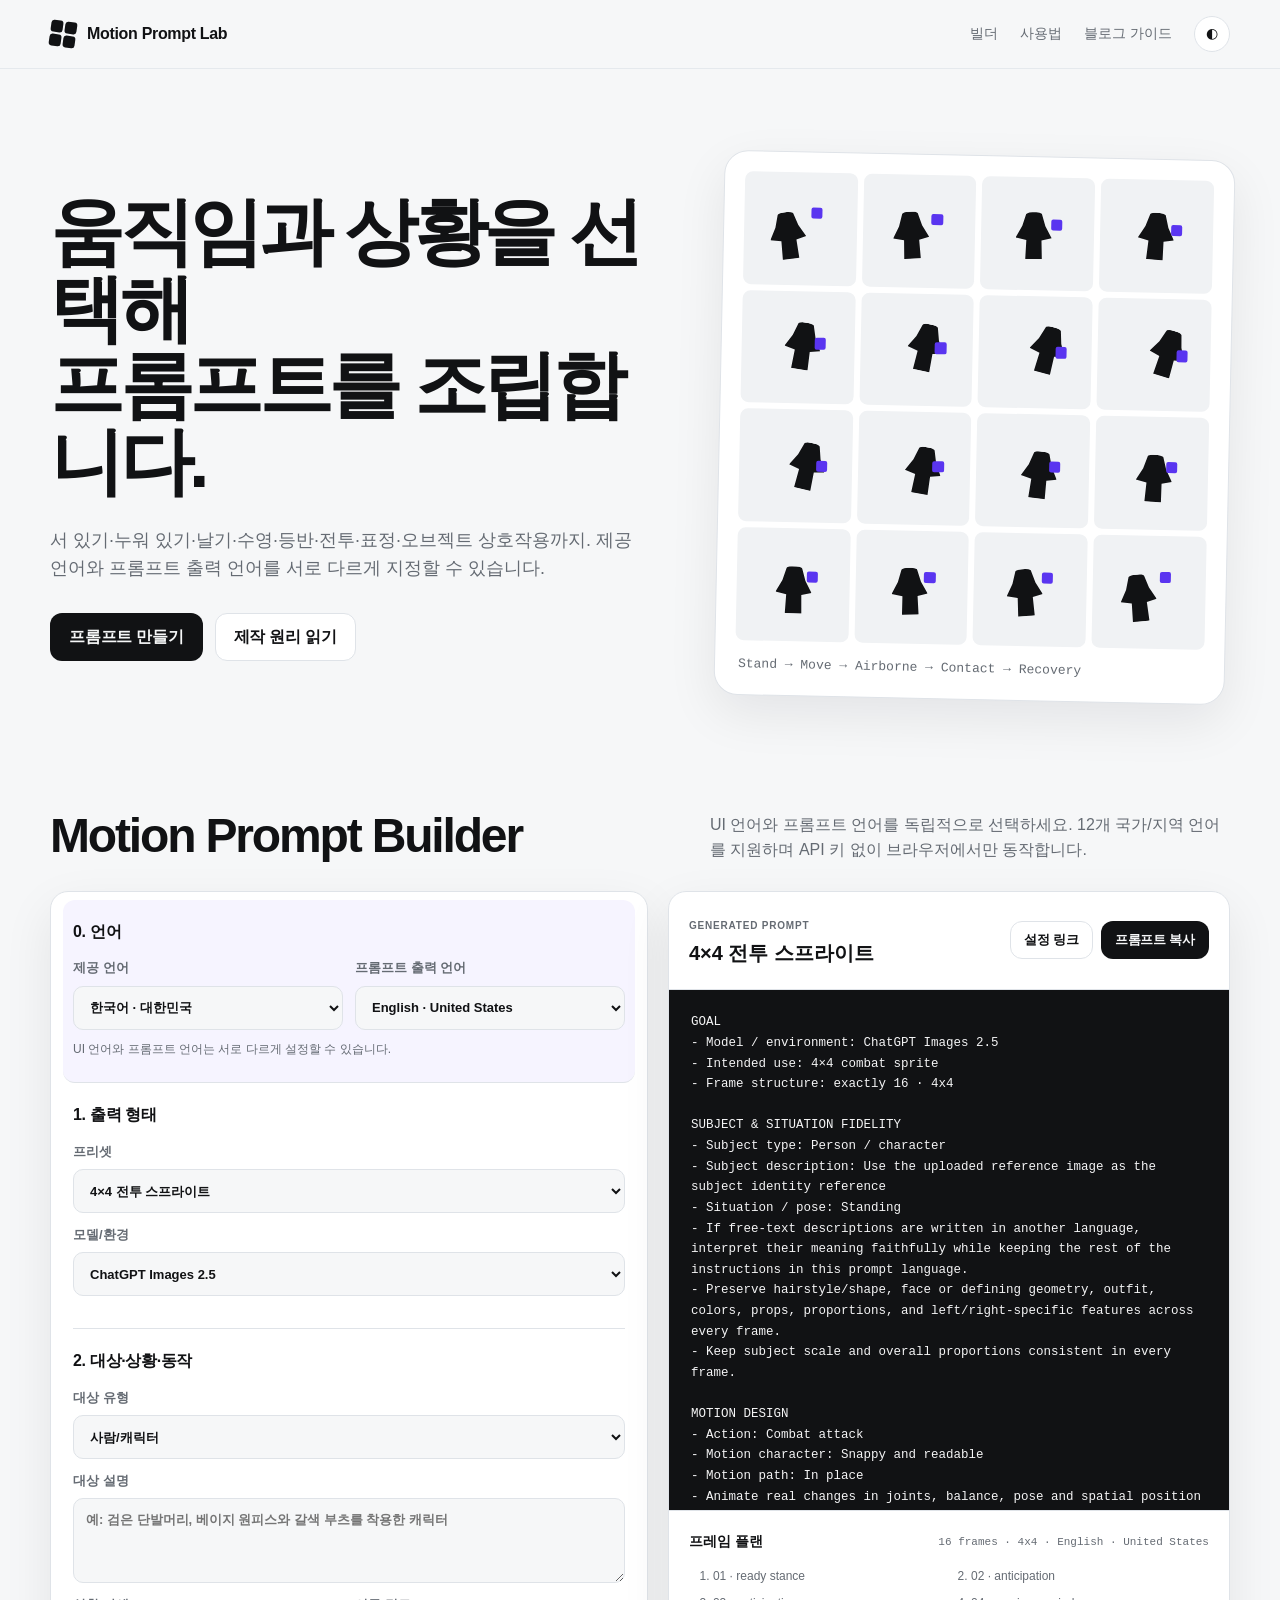
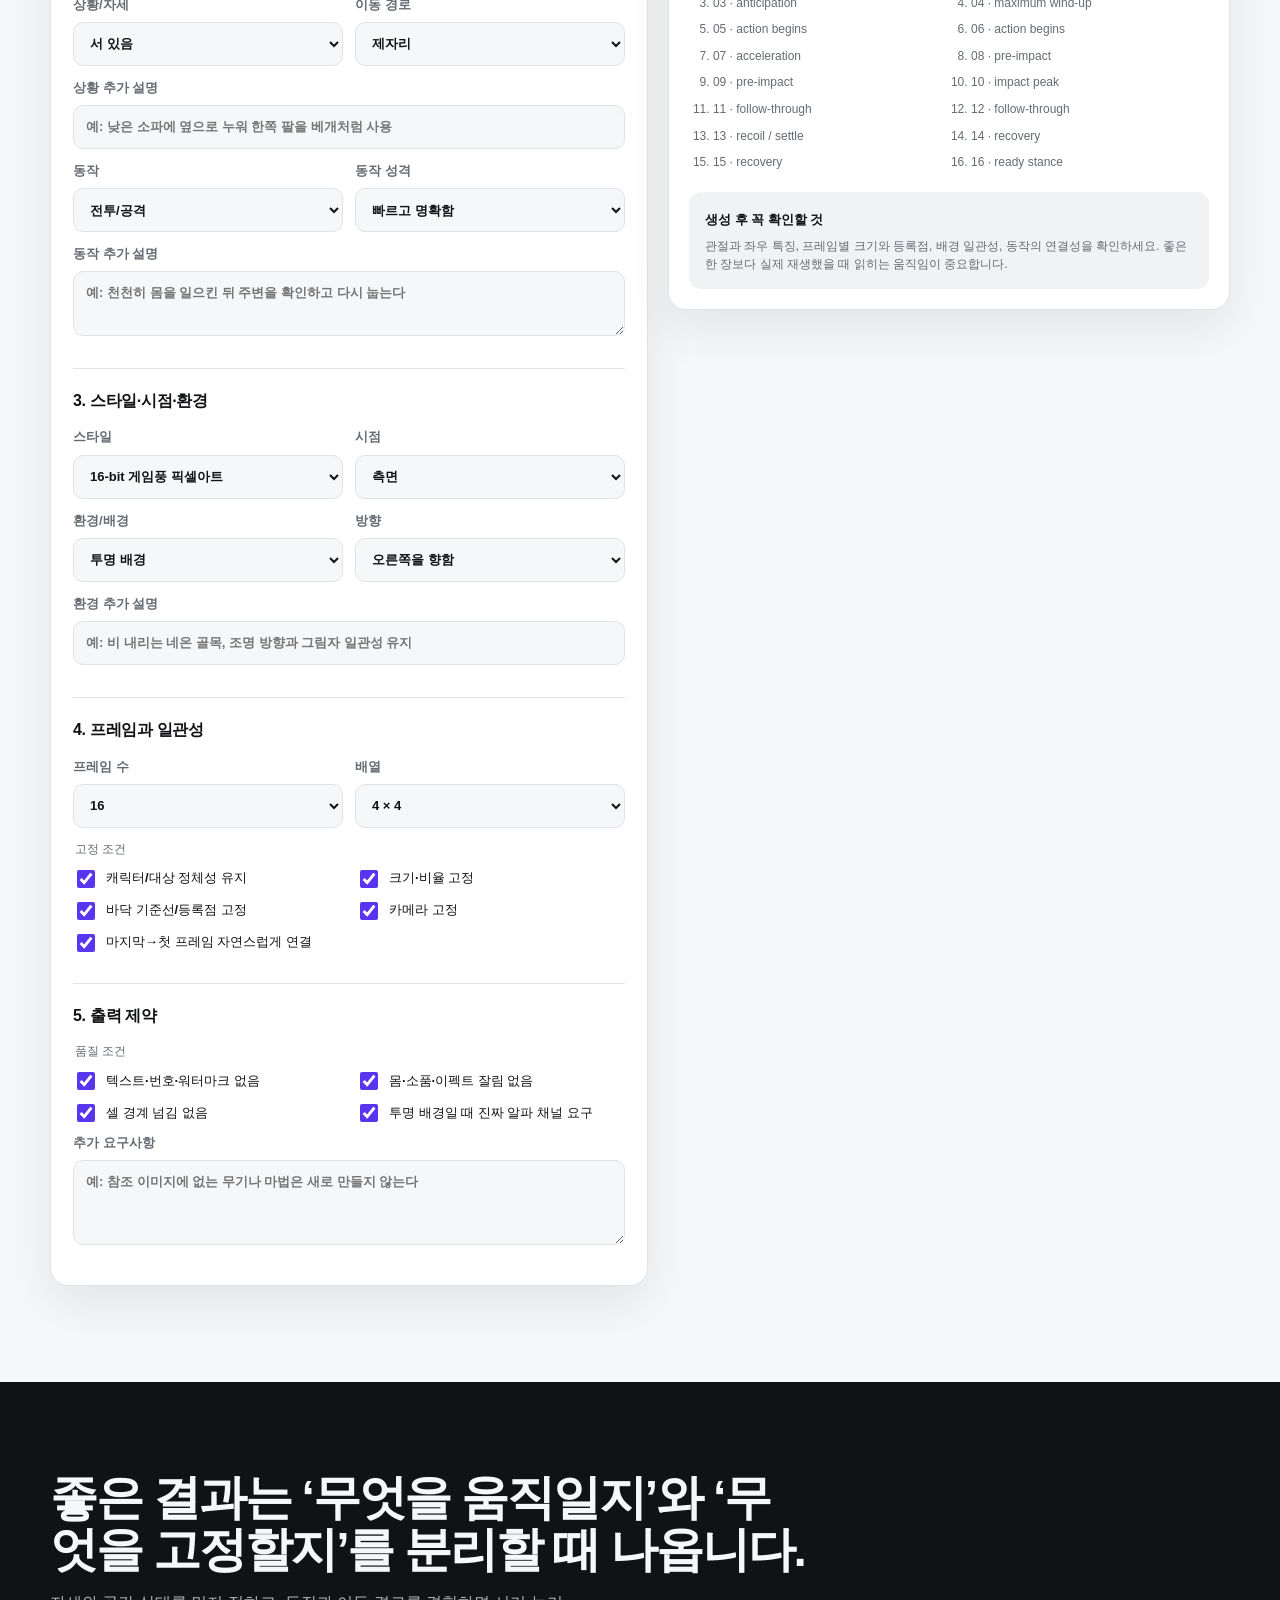
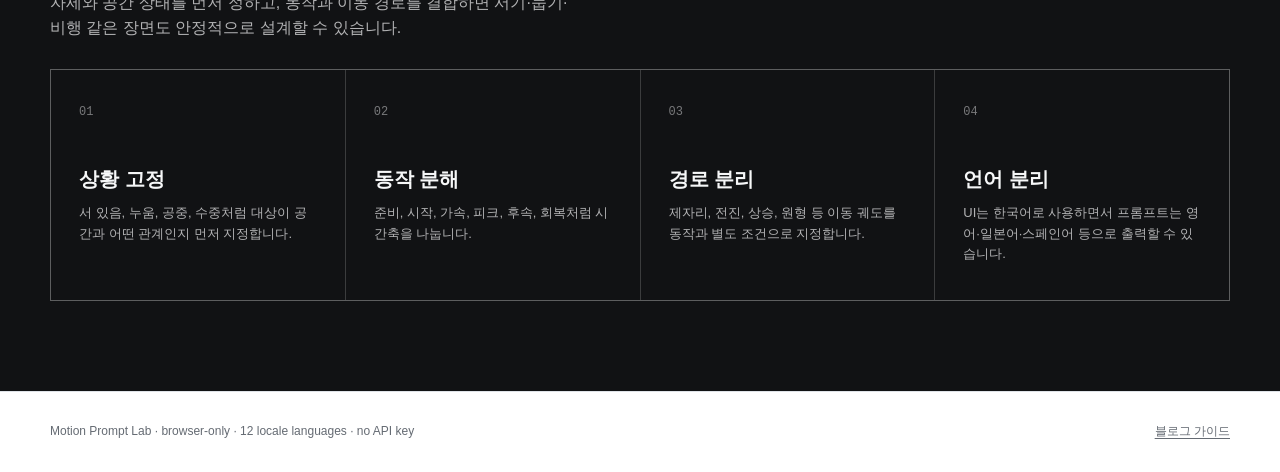
<file: index.html>
<!doctype html>
<html lang="ko-KR">
<head>
  <meta charset="utf-8">
  <meta name="viewport" content="width=device-width,initial-scale=1,viewport-fit=cover">
  <title>Motion Prompt Lab — 다국어 모션 프롬프트 빌더</title>
  <meta name="description" content="서기·눕기·비행·수영·등반·균형·전환·상호작용 등 다양한 상황과 동작을 선택하고, 12개 국가/지역 언어로 이미지 생성용 모션 프롬프트를 만드는 브라우저 도구입니다.">
  <meta name="theme-color" content="#111214">
  <link rel="canonical" href="https://ko9ma7.github.io/motion-prompt/">
  <link rel="icon" href="./favicon.ico" sizes="any">
  <link rel="icon" href="./assets/favicon.svg" type="image/svg+xml">
  <link rel="icon" href="./assets/favicon-32.png" sizes="32x32" type="image/png">
  <link rel="apple-touch-icon" href="./assets/apple-touch-icon.png">
  <link rel="manifest" href="./site.webmanifest">
  <meta property="og:title" content="Motion Prompt Lab — Multilingual Motion Prompt Builder">
  <meta property="og:description" content="Standing, lying, flying, balancing, climbing, interacting and more. Choose UI and prompt languages independently across 12 locales.">
  <meta property="og:type" content="website">
  <meta property="og:url" content="https://ko9ma7.github.io/motion-prompt/">
  <meta property="og:image" content="https://ko9ma7.github.io/motion-prompt/assets/og-image.png">
  <meta property="og:site_name" content="Motion Prompt Lab">
  <meta name="twitter:card" content="summary_large_image">
  <meta name="twitter:title" content="Motion Prompt Lab">
  <meta name="twitter:description" content="Multilingual sprite-sheet and motion prompt builder with independent UI and prompt languages">
  <meta name="twitter:image" content="https://ko9ma7.github.io/motion-prompt/assets/og-image.png">
  <link rel="stylesheet" href="./styles.css">
  <script type="application/ld+json">
  {
    "@context":"https://schema.org",
    "@type":"WebApplication",
    "name":"Motion Prompt Lab",
    "applicationCategory":"DesignApplication",
    "operatingSystem":"Any",
    "description":"Multilingual browser-based builder for sprite sheets, pose sequences and motion prompts."
  }
  </script>
</head>
<body>
  <a class="skip-link" href="#builder" data-i18n="skip">프롬프트 빌더로 이동</a>
  <header class="site-header">
    <div class="wrap header-inner">
      <a class="brand" href="./" aria-label="Motion Prompt Lab">
        <span class="brand-mark" aria-hidden="true"><i></i><i></i><i></i><i></i></span>
        <span>Motion Prompt Lab</span>
      </a>
      <nav class="header-nav" aria-label="Primary navigation">
        <a href="#builder" data-i18n="navBuilder">빌더</a>
        <a href="#how" data-i18n="navHow">사용법</a>
        <a href="./guide.html" data-i18n="navGuide">블로그 가이드</a>
        <button id="themeToggle" class="icon-btn" type="button" aria-label="테마 변경" title="테마 변경">◐</button>
      </nav>
    </div>
  </header>

  <main>
    <section class="hero wrap">
      <div class="hero-copy">
        <h1 data-i18n="heroTitle">움직임과 상황을 선택해
프롬프트를 조립합니다.</h1>
        <p data-i18n="heroDeck">서 있기·누워 있기·날기·수영·등반·전투·표정·오브젝트 상호작용까지. 제공 언어와 프롬프트 출력 언어를 서로 다르게 지정할 수 있습니다.</p>
        <div class="hero-actions">
          <a class="btn primary" href="#builder" data-i18n="heroMake">프롬프트 만들기</a>
          <a class="btn secondary" href="./guide.html" data-i18n="heroGuide">제작 원리 읽기</a>
        </div>
      </div>
      <div class="hero-sequence" aria-label="Motion sequence example">
        <div class="mini-grid" id="heroGrid" aria-hidden="true"></div>
        <p>Stand → Move → Airborne → Contact → Recovery</p>
      </div>
    </section>

    <section id="builder" class="builder-section wrap" aria-labelledby="builder-title">
      <div class="section-heading">
        <h2 id="builder-title" data-i18n="builderTitle">Motion Prompt Builder</h2>
        <p data-i18n="builderDeck">UI 언어와 프롬프트 언어를 독립적으로 선택하세요. 12개 국가/지역 언어를 지원하며 API 키 없이 브라우저에서만 동작합니다.</p>
      </div>

      <div class="builder-layout">
        <form id="promptForm" class="control-panel" autocomplete="off">
          <div class="control-group language-group">
            <h3 data-i18n="languageTitle">0. 언어</h3>
            <div class="two-col">
              <label><span data-i18n="uiLanguage">제공 언어</span>
                <select id="uiLanguage"></select>
              </label>
              <label><span data-i18n="promptLanguage">프롬프트 출력 언어</span>
                <select id="promptLanguage"></select>
              </label>
            </div>
            <p class="control-help" data-i18n="languageHelp">UI 언어와 프롬프트 언어는 서로 다르게 설정할 수 있습니다.</p>
          </div>

          <div class="control-group">
            <h3 data-i18n="outputTitle">1. 출력 형태</h3>
            <label><span data-i18n="preset">프리셋</span>
              <select id="preset"></select>
            </label>
            <label><span data-i18n="model">모델/환경</span>
              <select id="modelTarget">
                <option>ChatGPT Images 2.5</option>
                <option>GPT-Image-2.5 Flare</option>
                <option>GPT-Image-2.5 Sunburst</option>
                <option>Generic image generation model</option>
              </select>
            </label>
          </div>

          <div class="control-group">
            <h3 data-i18n="subjectTitle">2. 대상·상황·동작</h3>
            <label><span data-i18n="subjectType">대상 유형</span>
              <select id="subjectType"></select>
            </label>
            <label><span data-i18n="subjectDesc">대상 설명</span>
              <textarea id="subject" rows="3" data-i18n-placeholder="subjectPH" placeholder="예: 검은 단발머리, 베이지 원피스와 갈색 부츠를 착용한 캐릭터"></textarea>
            </label>
            <div class="two-col">
              <label><span data-i18n="situation">상황/자세</span>
                <select id="situation"></select>
              </label>
              <label><span data-i18n="motionPath">이동 경로</span>
                <select id="motionPath"></select>
              </label>
            </div>
            <label><span data-i18n="situationDetail">상황 추가 설명</span>
              <input id="situationDetail" type="text" data-i18n-placeholder="situationPH" placeholder="예: 낮은 소파에 옆으로 누워 한쪽 팔을 베개처럼 사용">
            </label>
            <div class="two-col">
              <label><span data-i18n="action">동작</span>
                <select id="action"></select>
              </label>
              <label><span data-i18n="motionMood">동작 성격</span>
                <select id="motionMood"></select>
              </label>
            </div>
            <label><span data-i18n="actionDetail">동작 추가 설명</span>
              <textarea id="actionDetail" rows="2" data-i18n-placeholder="actionPH" placeholder="예: 천천히 몸을 일으킨 뒤 주변을 확인하고 다시 눕는다"></textarea>
            </label>
          </div>

          <div class="control-group">
            <h3 data-i18n="visualTitle">3. 스타일·시점·환경</h3>
            <div class="two-col">
              <label><span data-i18n="style">스타일</span>
                <select id="style"></select>
              </label>
              <label><span data-i18n="view">시점</span>
                <select id="view"></select>
              </label>
            </div>
            <div class="two-col">
              <label><span data-i18n="background">환경/배경</span>
                <select id="background"></select>
              </label>
              <label><span data-i18n="direction">방향</span>
                <select id="direction"></select>
              </label>
            </div>
            <label><span data-i18n="environmentDetail">환경 추가 설명</span>
              <input id="environmentDetail" type="text" data-i18n-placeholder="envPH" placeholder="예: 비 내리는 네온 골목, 조명 방향과 그림자 일관성 유지">
            </label>
          </div>

          <div class="control-group">
            <h3 data-i18n="framesTitle">4. 프레임과 일관성</h3>
            <div class="two-col">
              <label><span data-i18n="frameCount">프레임 수</span>
                <select id="frameCount">
                  <option value="4">4</option>
                  <option value="8">8</option>
                  <option value="12">12</option>
                  <option value="16">16</option>
                  <option value="20">20</option>
                  <option value="24">24</option>
                </select>
              </label>
              <label><span data-i18n="grid">배열</span>
                <select id="gridLayout">
                  <option value="2x2">2 × 2</option>
                  <option value="4x2">4 × 2</option>
                  <option value="3x4">3 × 4</option>
                  <option value="4x4">4 × 4</option>
                  <option value="5x4">5 × 4</option>
                  <option value="6x4">6 × 4</option>
                  <option value="strip">Strip</option>
                </select>
              </label>
            </div>
            <fieldset class="checks">
              <legend data-i18n="locks">고정 조건</legend>
              <label><input type="checkbox" id="lockIdentity" checked> <span data-i18n="lockIdentity">캐릭터/대상 정체성 유지</span></label>
              <label><input type="checkbox" id="lockScale" checked> <span data-i18n="lockScale">크기·비율 고정</span></label>
              <label><input type="checkbox" id="lockBaseline" checked> <span data-i18n="lockBaseline">바닥 기준선/등록점 고정</span></label>
              <label><input type="checkbox" id="lockCamera" checked> <span data-i18n="lockCamera">카메라 고정</span></label>
              <label><input type="checkbox" id="seamlessLoop" checked> <span data-i18n="seamlessLoop">마지막→첫 프레임 자연스럽게 연결</span></label>
            </fieldset>
          </div>

          <div class="control-group">
            <h3 data-i18n="constraintsTitle">5. 출력 제약</h3>
            <fieldset class="checks">
              <legend data-i18n="quality">품질 조건</legend>
              <label><input type="checkbox" id="noText" checked> <span data-i18n="noText">텍스트·번호·워터마크 없음</span></label>
              <label><input type="checkbox" id="noCrop" checked> <span data-i18n="noCrop">몸·소품·이펙트 잘림 없음</span></label>
              <label><input type="checkbox" id="noBleed" checked> <span data-i18n="noBleed">셀 경계 넘김 없음</span></label>
              <label><input type="checkbox" id="trueAlpha" checked> <span data-i18n="trueAlpha">투명 배경일 때 진짜 알파 채널 요구</span></label>
            </fieldset>
            <label><span data-i18n="extra">추가 요구사항</span>
              <textarea id="extra" rows="3" data-i18n-placeholder="extraPH" placeholder="예: 참조 이미지에 없는 무기나 마법은 새로 만들지 않는다"></textarea>
            </label>
          </div>
        </form>

        <aside class="output-panel" aria-live="polite">
          <div class="output-topbar">
            <div>
              <span class="eyebrow" data-i18n="generated">Generated prompt</span>
              <h3 id="outputTitle">4×4 Combat Sprite</h3>
            </div>
            <div class="output-actions">
              <button class="btn small secondary" id="shareBtn" type="button" data-i18n="share">설정 링크</button>
              <button class="btn small primary" id="copyBtn" type="button" data-i18n="copy">프롬프트 복사</button>
            </div>
          </div>
          <pre id="promptOutput" tabindex="0"></pre>
          <div class="frame-plan">
            <div class="frame-plan-head">
              <h4 data-i18n="framePlan">프레임 플랜</h4>
              <span id="frameMeta">16 frames · 4×4</span>
            </div>
            <ol id="framePlan"></ol>
          </div>
          <div class="quality-note">
            <strong data-i18n="checkTitle">생성 후 꼭 확인할 것</strong>
            <p data-i18n="checkBody">관절과 좌우 특징, 프레임별 크기와 등록점, 배경 일관성, 동작의 연결성을 확인하세요. 좋은 한 장보다 실제 재생했을 때 읽히는 움직임이 중요합니다.</p>
          </div>
        </aside>
      </div>
    </section>

    <section id="how" class="how-section">
      <div class="wrap">
        <div class="section-heading compact">
          <h2 data-i18n="howTitle">좋은 결과는 ‘무엇을 움직일지’와 ‘무엇을 고정할지’를 분리할 때 나옵니다.</h2>
          <p data-i18n="howDeck">자세와 공간 상태를 먼저 정하고, 동작과 이동 경로를 결합하면 서기·눕기·비행 같은 장면도 안정적으로 설계할 수 있습니다.</p>
        </div>
        <div class="how-grid">
          <article><span>01</span><h3 data-i18n="how1Title">상황 고정</h3><p data-i18n="how1Body">서 있음, 누움, 공중, 수중처럼 대상이 공간과 어떤 관계인지 먼저 지정합니다.</p></article>
          <article><span>02</span><h3 data-i18n="how2Title">동작 분해</h3><p data-i18n="how2Body">준비, 시작, 가속, 피크, 후속, 회복처럼 시간축을 나눕니다.</p></article>
          <article><span>03</span><h3 data-i18n="how3Title">경로 분리</h3><p data-i18n="how3Body">제자리, 전진, 상승, 원형 등 이동 궤도를 동작과 별도 조건으로 지정합니다.</p></article>
          <article><span>04</span><h3 data-i18n="how4Title">언어 분리</h3><p data-i18n="how4Body">UI는 한국어로 사용하면서 프롬프트는 영어·일본어·스페인어 등으로 출력할 수 있습니다.</p></article>
        </div>
      </div>
    </section>
  </main>

  <div id="toast" class="toast" role="status" aria-live="polite"></div>
  <footer class="site-footer">
    <div class="wrap footer-inner">
      <p data-i18n="footer">Motion Prompt Lab · browser-only · 12 locale languages · no API key</p>
      <p><a href="./guide.html" data-i18n="navGuide">블로그 가이드</a></p>
    </div>
  </footer>
  <script type="module" src="./app.js"></script>
</body>
</html>
</file>
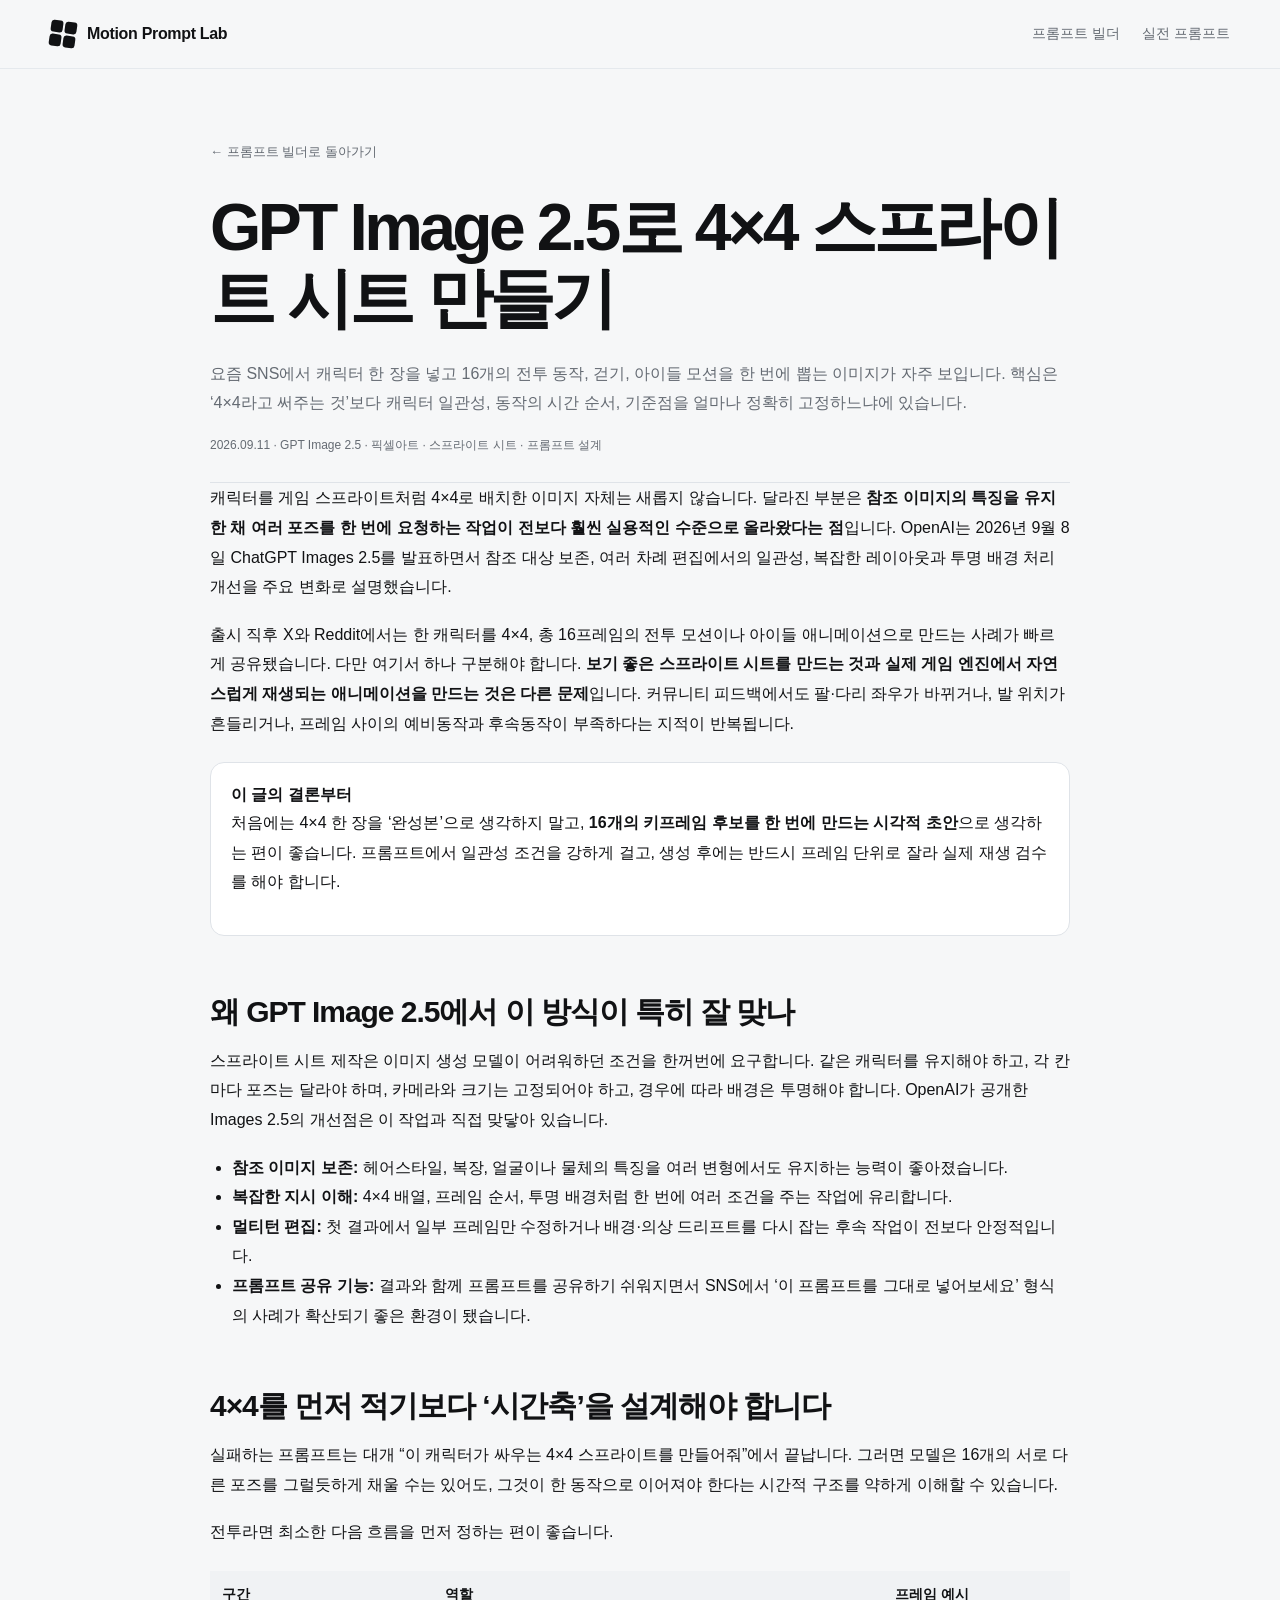
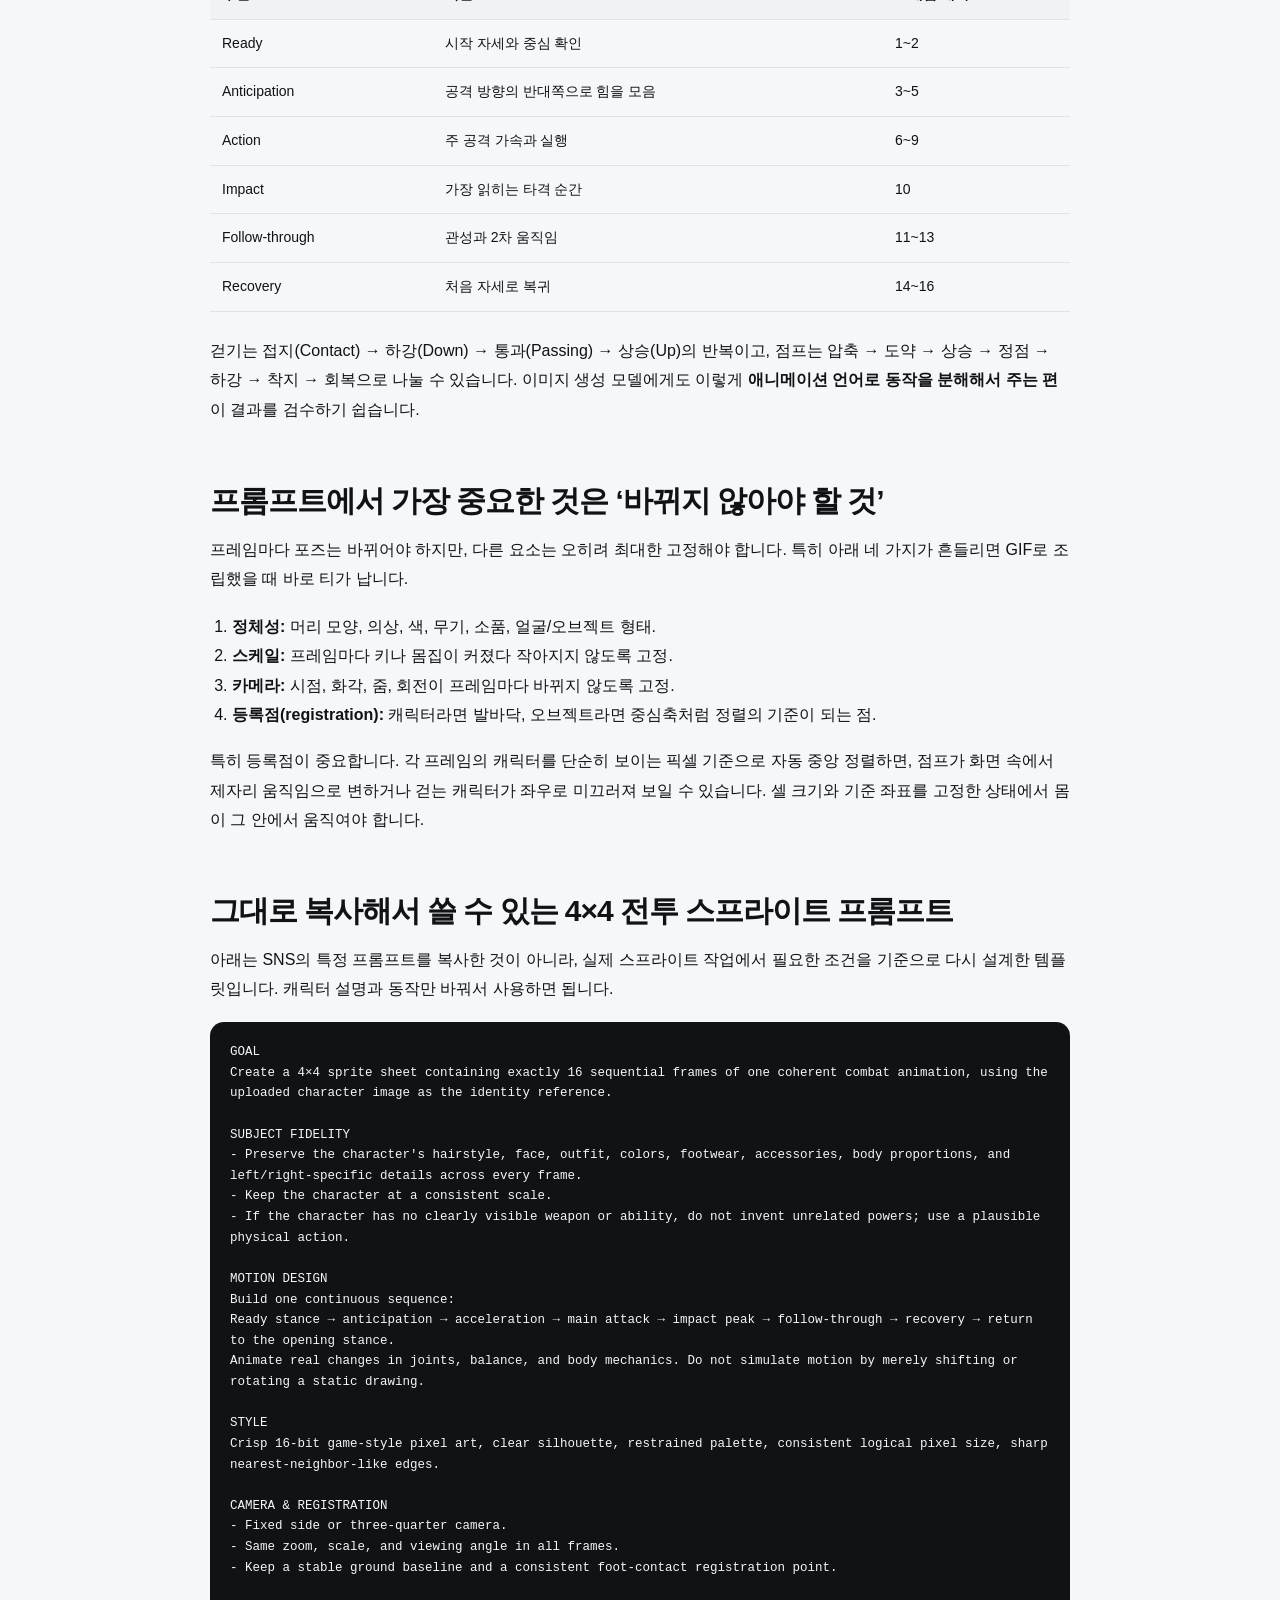
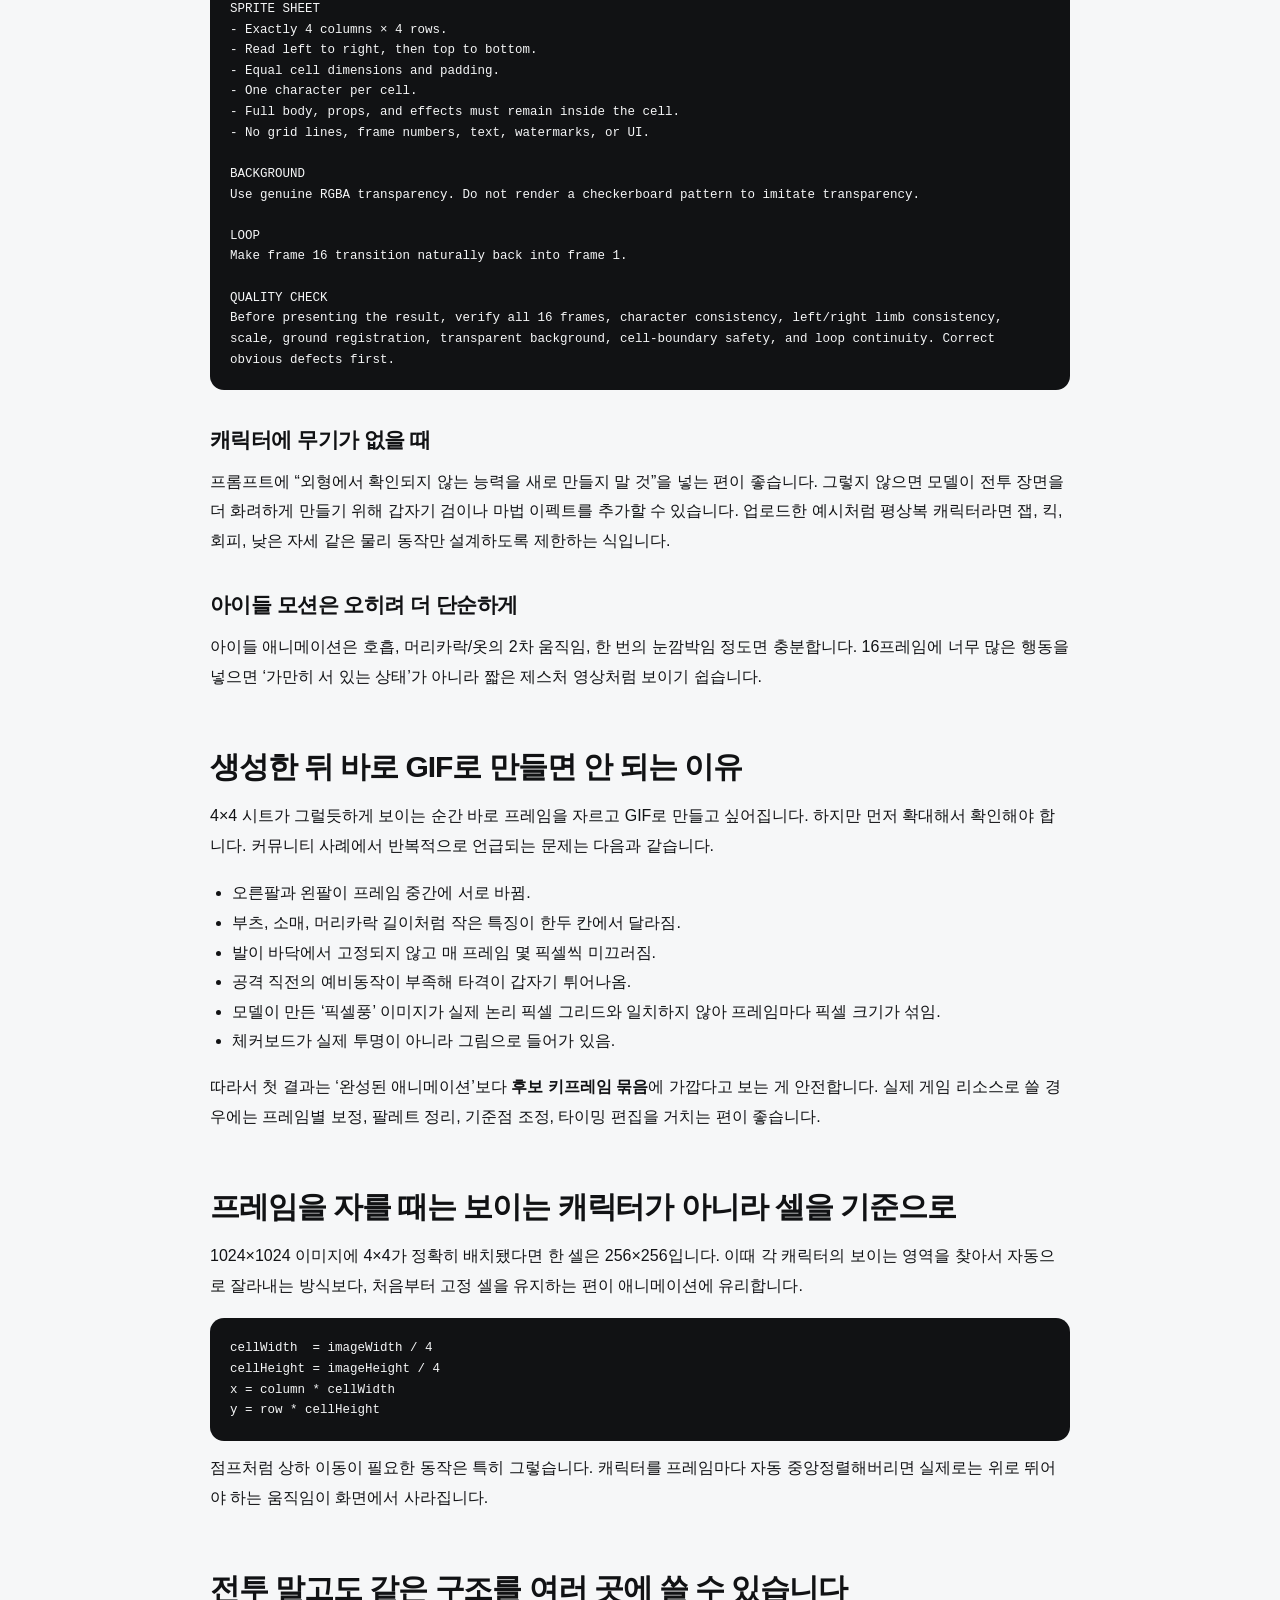
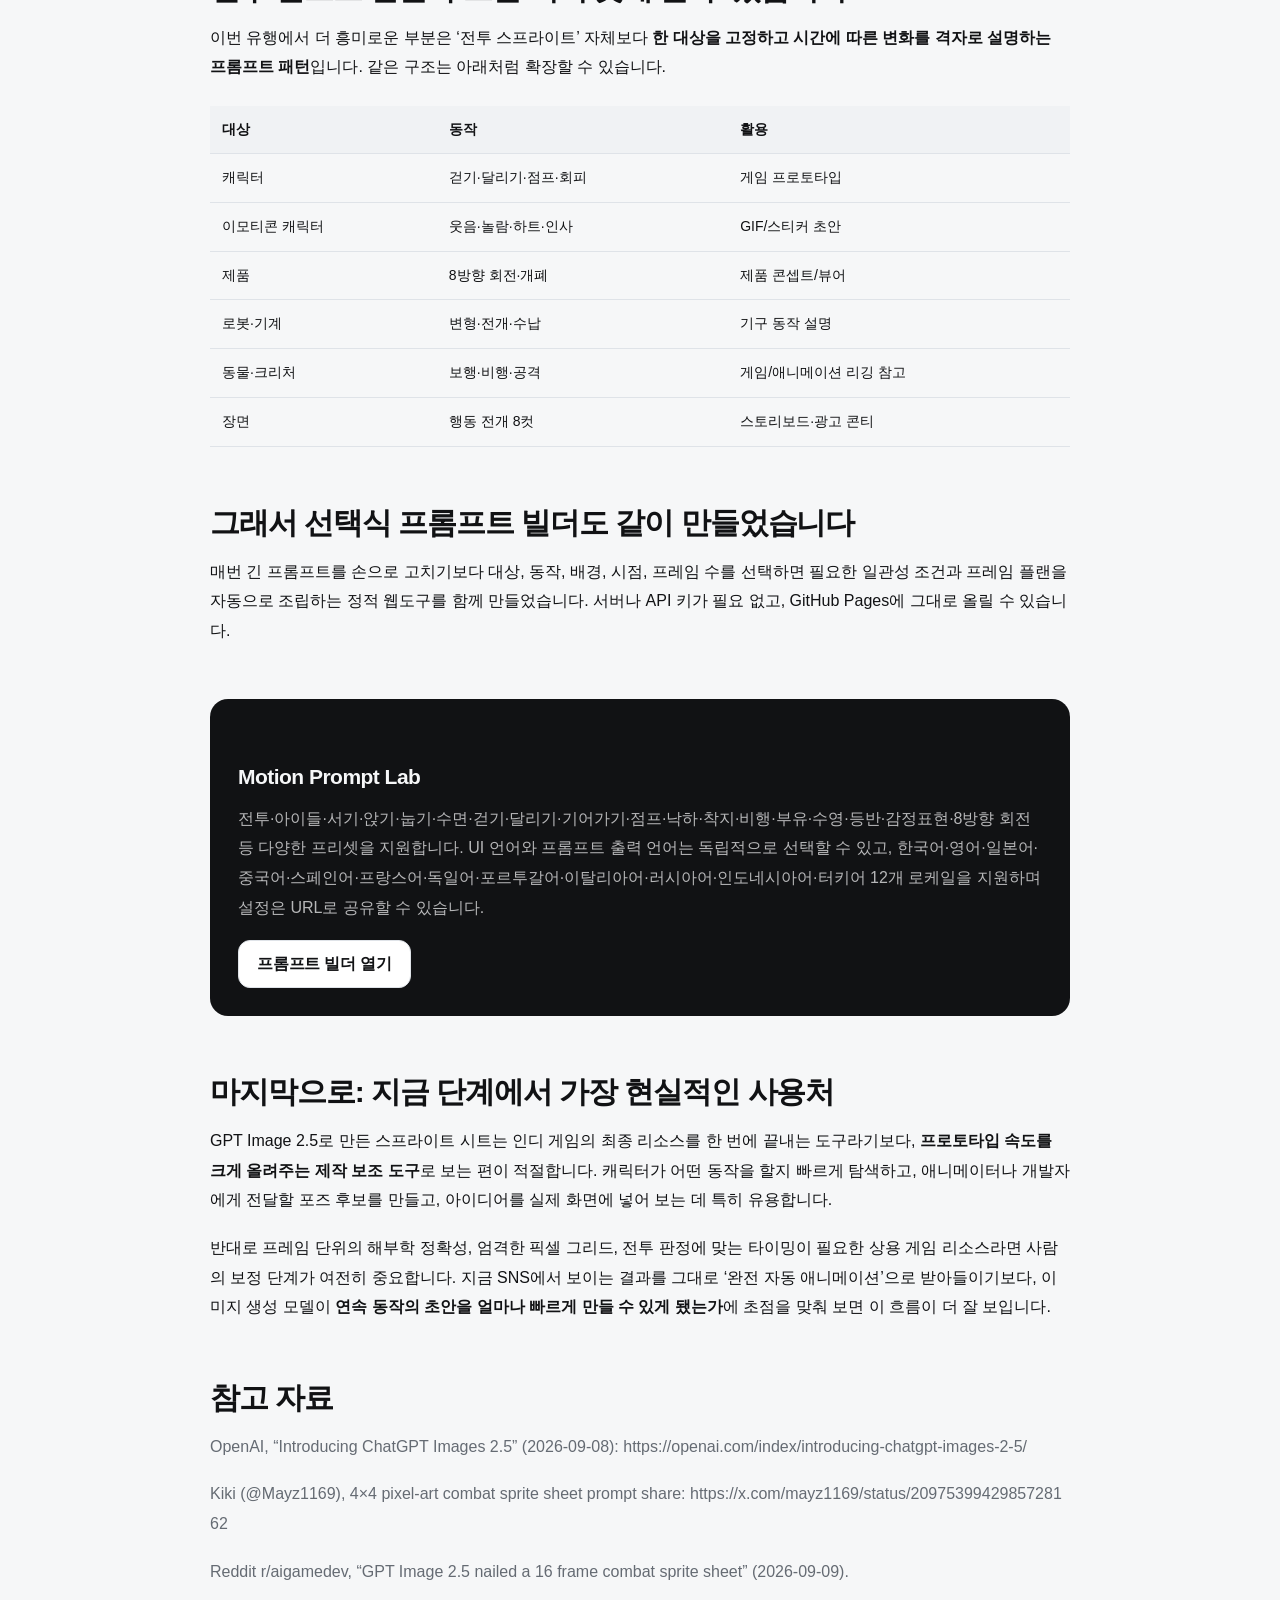
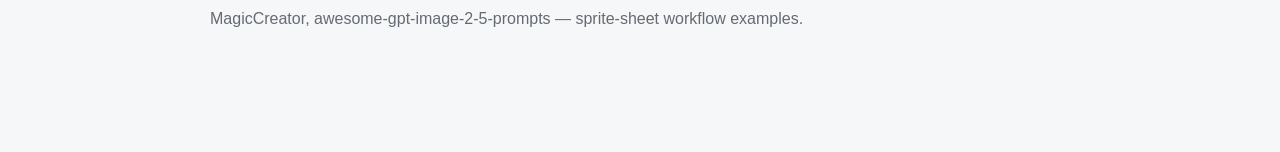
<file: guide.html>
<!doctype html>
<html lang="ko">
<head>
  <meta charset="utf-8">
  <meta name="viewport" content="width=device-width,initial-scale=1">
  <title>GPT Image 2.5로 4×4 스프라이트 시트 만들기 — 프롬프트 설계부터 GIF 전 단계까지</title>
  <meta name="description" content="최근 SNS에서 보이는 GPT Image 2.5 4×4 캐릭터 스프라이트 시트를 어떻게 만드는지, 프롬프트 구조와 실패 포인트, 실제 애니메이션용 검수 방법까지 정리했습니다.">
  <meta name="theme-color" content="#111214">
  <link rel="canonical" href="https://ko9ma7.github.io/motion-prompt/guide.html">
  <link rel="icon" href="./favicon.ico" sizes="any">
  <link rel="icon" href="./assets/favicon.svg" type="image/svg+xml">
  <link rel="apple-touch-icon" href="./assets/apple-touch-icon.png">
  <meta property="og:title" content="GPT Image 2.5로 4×4 스프라이트 시트 만들기">
  <meta property="og:description" content="SNS에서 보이는 16프레임 캐릭터 모션 시트, 프롬프트만 따라 쓰지 말고 구조를 이해해 만드는 방법">
  <meta property="og:type" content="article">
  <meta property="og:url" content="https://ko9ma7.github.io/motion-prompt/guide.html">
  <meta property="og:image" content="https://ko9ma7.github.io/motion-prompt/assets/og-image.png">
  <meta name="twitter:card" content="summary_large_image">
  <meta name="twitter:image" content="https://ko9ma7.github.io/motion-prompt/assets/og-image.png">
  <link rel="stylesheet" href="./styles.css">
  <script type="application/ld+json">
  {"@context":"https://schema.org","@type":"Article","headline":"GPT Image 2.5로 4×4 스프라이트 시트 만들기","datePublished":"2026-09-11","author":{"@type":"Person","name":"블로그 작성자"},"about":["GPT Image 2.5","sprite sheet","pixel art","AI image generation"]}
  </script>
</head>
<body>
  <header class="site-header">
    <div class="wrap header-inner">
      <a class="brand" href="./"><span class="brand-mark" aria-hidden="true"><i></i><i></i><i></i><i></i></span><span>Motion Prompt Lab</span></a>
      <nav class="header-nav" aria-label="주요 메뉴"><a href="./">프롬프트 빌더</a><a href="#prompt">실전 프롬프트</a></nav>
    </div>
  </header>
  <main class="article-shell">
    <a class="backlink" href="./">← 프롬프트 빌더로 돌아가기</a>
    <h1>GPT Image 2.5로 4×4 스프라이트 시트 만들기</h1>
    <p class="article-deck">요즘 SNS에서 캐릭터 한 장을 넣고 16개의 전투 동작, 걷기, 아이들 모션을 한 번에 뽑는 이미지가 자주 보입니다. 핵심은 ‘4×4라고 써주는 것’보다 캐릭터 일관성, 동작의 시간 순서, 기준점을 얼마나 정확히 고정하느냐에 있습니다.</p>
    <div class="article-meta">2026.09.11 · GPT Image 2.5 · 픽셀아트 · 스프라이트 시트 · 프롬프트 설계</div>

    <p>캐릭터를 게임 스프라이트처럼 4×4로 배치한 이미지 자체는 새롭지 않습니다. 달라진 부분은 <strong>참조 이미지의 특징을 유지한 채 여러 포즈를 한 번에 요청하는 작업이 전보다 훨씬 실용적인 수준으로 올라왔다는 점</strong>입니다. OpenAI는 2026년 9월 8일 ChatGPT Images 2.5를 발표하면서 참조 대상 보존, 여러 차례 편집에서의 일관성, 복잡한 레이아웃과 투명 배경 처리 개선을 주요 변화로 설명했습니다.</p>

    <p>출시 직후 X와 Reddit에서는 한 캐릭터를 4×4, 총 16프레임의 전투 모션이나 아이들 애니메이션으로 만드는 사례가 빠르게 공유됐습니다. 다만 여기서 하나 구분해야 합니다. <strong>보기 좋은 스프라이트 시트를 만드는 것과 실제 게임 엔진에서 자연스럽게 재생되는 애니메이션을 만드는 것은 다른 문제</strong>입니다. 커뮤니티 피드백에서도 팔·다리 좌우가 바뀌거나, 발 위치가 흔들리거나, 프레임 사이의 예비동작과 후속동작이 부족하다는 지적이 반복됩니다.</p>

    <div class="callout">
      <strong>이 글의 결론부터</strong>
      <p>처음에는 4×4 한 장을 ‘완성본’으로 생각하지 말고, <strong>16개의 키프레임 후보를 한 번에 만드는 시각적 초안</strong>으로 생각하는 편이 좋습니다. 프롬프트에서 일관성 조건을 강하게 걸고, 생성 후에는 반드시 프레임 단위로 잘라 실제 재생 검수를 해야 합니다.</p>
    </div>

    <h2>왜 GPT Image 2.5에서 이 방식이 특히 잘 맞나</h2>
    <p>스프라이트 시트 제작은 이미지 생성 모델이 어려워하던 조건을 한꺼번에 요구합니다. 같은 캐릭터를 유지해야 하고, 각 칸마다 포즈는 달라야 하며, 카메라와 크기는 고정되어야 하고, 경우에 따라 배경은 투명해야 합니다. OpenAI가 공개한 Images 2.5의 개선점은 이 작업과 직접 맞닿아 있습니다.</p>
    <ul>
      <li><strong>참조 이미지 보존:</strong> 헤어스타일, 복장, 얼굴이나 물체의 특징을 여러 변형에서도 유지하는 능력이 좋아졌습니다.</li>
      <li><strong>복잡한 지시 이해:</strong> 4×4 배열, 프레임 순서, 투명 배경처럼 한 번에 여러 조건을 주는 작업에 유리합니다.</li>
      <li><strong>멀티턴 편집:</strong> 첫 결과에서 일부 프레임만 수정하거나 배경·의상 드리프트를 다시 잡는 후속 작업이 전보다 안정적입니다.</li>
      <li><strong>프롬프트 공유 기능:</strong> 결과와 함께 프롬프트를 공유하기 쉬워지면서 SNS에서 ‘이 프롬프트를 그대로 넣어보세요’ 형식의 사례가 확산되기 좋은 환경이 됐습니다.</li>
    </ul>

    <h2>4×4를 먼저 적기보다 ‘시간축’을 설계해야 합니다</h2>
    <p>실패하는 프롬프트는 대개 “이 캐릭터가 싸우는 4×4 스프라이트를 만들어줘”에서 끝납니다. 그러면 모델은 16개의 서로 다른 포즈를 그럴듯하게 채울 수는 있어도, 그것이 한 동작으로 이어져야 한다는 시간적 구조를 약하게 이해할 수 있습니다.</p>
    <p>전투라면 최소한 다음 흐름을 먼저 정하는 편이 좋습니다.</p>
    <table>
      <thead><tr><th>구간</th><th>역할</th><th>프레임 예시</th></tr></thead>
      <tbody>
        <tr><td>Ready</td><td>시작 자세와 중심 확인</td><td>1~2</td></tr>
        <tr><td>Anticipation</td><td>공격 방향의 반대쪽으로 힘을 모음</td><td>3~5</td></tr>
        <tr><td>Action</td><td>주 공격 가속과 실행</td><td>6~9</td></tr>
        <tr><td>Impact</td><td>가장 읽히는 타격 순간</td><td>10</td></tr>
        <tr><td>Follow-through</td><td>관성과 2차 움직임</td><td>11~13</td></tr>
        <tr><td>Recovery</td><td>처음 자세로 복귀</td><td>14~16</td></tr>
      </tbody>
    </table>
    <p>걷기는 접지(Contact) → 하강(Down) → 통과(Passing) → 상승(Up)의 반복이고, 점프는 압축 → 도약 → 상승 → 정점 → 하강 → 착지 → 회복으로 나눌 수 있습니다. 이미지 생성 모델에게도 이렇게 <strong>애니메이션 언어로 동작을 분해해서 주는 편</strong>이 결과를 검수하기 쉽습니다.</p>

    <h2>프롬프트에서 가장 중요한 것은 ‘바뀌지 않아야 할 것’</h2>
    <p>프레임마다 포즈는 바뀌어야 하지만, 다른 요소는 오히려 최대한 고정해야 합니다. 특히 아래 네 가지가 흔들리면 GIF로 조립했을 때 바로 티가 납니다.</p>
    <ol>
      <li><strong>정체성:</strong> 머리 모양, 의상, 색, 무기, 소품, 얼굴/오브젝트 형태.</li>
      <li><strong>스케일:</strong> 프레임마다 키나 몸집이 커졌다 작아지지 않도록 고정.</li>
      <li><strong>카메라:</strong> 시점, 화각, 줌, 회전이 프레임마다 바뀌지 않도록 고정.</li>
      <li><strong>등록점(registration):</strong> 캐릭터라면 발바닥, 오브젝트라면 중심축처럼 정렬의 기준이 되는 점.</li>
    </ol>
    <p>특히 등록점이 중요합니다. 각 프레임의 캐릭터를 단순히 보이는 픽셀 기준으로 자동 중앙 정렬하면, 점프가 화면 속에서 제자리 움직임으로 변하거나 걷는 캐릭터가 좌우로 미끄러져 보일 수 있습니다. 셀 크기와 기준 좌표를 고정한 상태에서 몸이 그 안에서 움직여야 합니다.</p>

    <h2 id="prompt">그대로 복사해서 쓸 수 있는 4×4 전투 스프라이트 프롬프트</h2>
    <p>아래는 SNS의 특정 프롬프트를 복사한 것이 아니라, 실제 스프라이트 작업에서 필요한 조건을 기준으로 다시 설계한 템플릿입니다. 캐릭터 설명과 동작만 바꿔서 사용하면 됩니다.</p>
    <pre>GOAL
Create a 4×4 sprite sheet containing exactly 16 sequential frames of one coherent combat animation, using the uploaded character image as the identity reference.

SUBJECT FIDELITY
- Preserve the character's hairstyle, face, outfit, colors, footwear, accessories, body proportions, and left/right-specific details across every frame.
- Keep the character at a consistent scale.
- If the character has no clearly visible weapon or ability, do not invent unrelated powers; use a plausible physical action.

MOTION DESIGN
Build one continuous sequence:
Ready stance → anticipation → acceleration → main attack → impact peak → follow-through → recovery → return to the opening stance.
Animate real changes in joints, balance, and body mechanics. Do not simulate motion by merely shifting or rotating a static drawing.

STYLE
Crisp 16-bit game-style pixel art, clear silhouette, restrained palette, consistent logical pixel size, sharp nearest-neighbor-like edges.

CAMERA & REGISTRATION
- Fixed side or three-quarter camera.
- Same zoom, scale, and viewing angle in all frames.
- Keep a stable ground baseline and a consistent foot-contact registration point.

SPRITE SHEET
- Exactly 4 columns × 4 rows.
- Read left to right, then top to bottom.
- Equal cell dimensions and padding.
- One character per cell.
- Full body, props, and effects must remain inside the cell.
- No grid lines, frame numbers, text, watermarks, or UI.

BACKGROUND
Use genuine RGBA transparency. Do not render a checkerboard pattern to imitate transparency.

LOOP
Make frame 16 transition naturally back into frame 1.

QUALITY CHECK
Before presenting the result, verify all 16 frames, character consistency, left/right limb consistency, scale, ground registration, transparent background, cell-boundary safety, and loop continuity. Correct obvious defects first.</pre>

    <h3>캐릭터에 무기가 없을 때</h3>
    <p>프롬프트에 “외형에서 확인되지 않는 능력을 새로 만들지 말 것”을 넣는 편이 좋습니다. 그렇지 않으면 모델이 전투 장면을 더 화려하게 만들기 위해 갑자기 검이나 마법 이펙트를 추가할 수 있습니다. 업로드한 예시처럼 평상복 캐릭터라면 잽, 킥, 회피, 낮은 자세 같은 물리 동작만 설계하도록 제한하는 식입니다.</p>

    <h3>아이들 모션은 오히려 더 단순하게</h3>
    <p>아이들 애니메이션은 호흡, 머리카락/옷의 2차 움직임, 한 번의 눈깜박임 정도면 충분합니다. 16프레임에 너무 많은 행동을 넣으면 ‘가만히 서 있는 상태’가 아니라 짧은 제스처 영상처럼 보이기 쉽습니다.</p>

    <h2>생성한 뒤 바로 GIF로 만들면 안 되는 이유</h2>
    <p>4×4 시트가 그럴듯하게 보이는 순간 바로 프레임을 자르고 GIF로 만들고 싶어집니다. 하지만 먼저 확대해서 확인해야 합니다. 커뮤니티 사례에서 반복적으로 언급되는 문제는 다음과 같습니다.</p>
    <ul>
      <li>오른팔과 왼팔이 프레임 중간에 서로 바뀜.</li>
      <li>부츠, 소매, 머리카락 길이처럼 작은 특징이 한두 칸에서 달라짐.</li>
      <li>발이 바닥에서 고정되지 않고 매 프레임 몇 픽셀씩 미끄러짐.</li>
      <li>공격 직전의 예비동작이 부족해 타격이 갑자기 튀어나옴.</li>
      <li>모델이 만든 ‘픽셀풍’ 이미지가 실제 논리 픽셀 그리드와 일치하지 않아 프레임마다 픽셀 크기가 섞임.</li>
      <li>체커보드가 실제 투명이 아니라 그림으로 들어가 있음.</li>
    </ul>
    <p>따라서 첫 결과는 ‘완성된 애니메이션’보다 <strong>후보 키프레임 묶음</strong>에 가깝다고 보는 게 안전합니다. 실제 게임 리소스로 쓸 경우에는 프레임별 보정, 팔레트 정리, 기준점 조정, 타이밍 편집을 거치는 편이 좋습니다.</p>

    <h2>프레임을 자를 때는 보이는 캐릭터가 아니라 셀을 기준으로</h2>
    <p>1024×1024 이미지에 4×4가 정확히 배치됐다면 한 셀은 256×256입니다. 이때 각 캐릭터의 보이는 영역을 찾아서 자동으로 잘라내는 방식보다, 처음부터 고정 셀을 유지하는 편이 애니메이션에 유리합니다.</p>
    <pre>cellWidth  = imageWidth / 4
cellHeight = imageHeight / 4
x = column * cellWidth
y = row * cellHeight</pre>
    <p>점프처럼 상하 이동이 필요한 동작은 특히 그렇습니다. 캐릭터를 프레임마다 자동 중앙정렬해버리면 실제로는 위로 뛰어야 하는 움직임이 화면에서 사라집니다.</p>

    <h2>전투 말고도 같은 구조를 여러 곳에 쓸 수 있습니다</h2>
    <p>이번 유행에서 더 흥미로운 부분은 ‘전투 스프라이트’ 자체보다 <strong>한 대상을 고정하고 시간에 따른 변화를 격자로 설명하는 프롬프트 패턴</strong>입니다. 같은 구조는 아래처럼 확장할 수 있습니다.</p>
    <table>
      <thead><tr><th>대상</th><th>동작</th><th>활용</th></tr></thead>
      <tbody>
        <tr><td>캐릭터</td><td>걷기·달리기·점프·회피</td><td>게임 프로토타입</td></tr>
        <tr><td>이모티콘 캐릭터</td><td>웃음·놀람·하트·인사</td><td>GIF/스티커 초안</td></tr>
        <tr><td>제품</td><td>8방향 회전·개폐</td><td>제품 콘셉트/뷰어</td></tr>
        <tr><td>로봇·기계</td><td>변형·전개·수납</td><td>기구 동작 설명</td></tr>
        <tr><td>동물·크리처</td><td>보행·비행·공격</td><td>게임/애니메이션 리깅 참고</td></tr>
        <tr><td>장면</td><td>행동 전개 8컷</td><td>스토리보드·광고 콘티</td></tr>
      </tbody>
    </table>

    <h2>그래서 선택식 프롬프트 빌더도 같이 만들었습니다</h2>
    <p>매번 긴 프롬프트를 손으로 고치기보다 대상, 동작, 배경, 시점, 프레임 수를 선택하면 필요한 일관성 조건과 프레임 플랜을 자동으로 조립하는 정적 웹도구를 함께 만들었습니다. 서버나 API 키가 필요 없고, GitHub Pages에 그대로 올릴 수 있습니다.</p>
    <div class="cta-box">
      <h3>Motion Prompt Lab</h3>
      <p>전투·아이들·서기·앉기·눕기·수면·걷기·달리기·기어가기·점프·낙하·착지·비행·부유·수영·등반·감정표현·8방향 회전 등 다양한 프리셋을 지원합니다. UI 언어와 프롬프트 출력 언어는 독립적으로 선택할 수 있고, 한국어·영어·일본어·중국어·스페인어·프랑스어·독일어·포르투갈어·이탈리아어·러시아어·인도네시아어·터키어 12개 로케일을 지원하며 설정은 URL로 공유할 수 있습니다.</p>
      <a class="btn secondary" href="./">프롬프트 빌더 열기</a>
    </div>

    <h2>마지막으로: 지금 단계에서 가장 현실적인 사용처</h2>
    <p>GPT Image 2.5로 만든 스프라이트 시트는 인디 게임의 최종 리소스를 한 번에 끝내는 도구라기보다, <strong>프로토타입 속도를 크게 올려주는 제작 보조 도구</strong>로 보는 편이 적절합니다. 캐릭터가 어떤 동작을 할지 빠르게 탐색하고, 애니메이터나 개발자에게 전달할 포즈 후보를 만들고, 아이디어를 실제 화면에 넣어 보는 데 특히 유용합니다.</p>
    <p>반대로 프레임 단위의 해부학 정확성, 엄격한 픽셀 그리드, 전투 판정에 맞는 타이밍이 필요한 상용 게임 리소스라면 사람의 보정 단계가 여전히 중요합니다. 지금 SNS에서 보이는 결과를 그대로 ‘완전 자동 애니메이션’으로 받아들이기보다, 이미지 생성 모델이 <strong>연속 동작의 초안을 얼마나 빠르게 만들 수 있게 됐는가</strong>에 초점을 맞춰 보면 이 흐름이 더 잘 보입니다.</p>

    <h2>참고 자료</h2>
    <div class="source-list">
      <p>OpenAI, “Introducing ChatGPT Images 2.5” (2026-09-08): https://openai.com/index/introducing-chatgpt-images-2-5/</p>
      <p>Kiki (@Mayz1169), 4×4 pixel-art combat sprite sheet prompt share: https://x.com/mayz1169/status/2097539942985728162</p>
      <p>Reddit r/aigamedev, “GPT Image 2.5 nailed a 16 frame combat sprite sheet” (2026-09-09).</p>
      <p>MagicCreator, awesome-gpt-image-2-5-prompts — sprite-sheet workflow examples.</p>
    </div>
  </main>
</body>
</html>
</file>
<file: styles.css>
:root{
  color-scheme:light;
  --bg:#f6f7f8;
  --surface:#ffffff;
  --surface-2:#f0f2f4;
  --text:#111214;
  --muted:#656b73;
  --line:#dfe3e8;
  --accent:#5a35f0;
  --accent-2:#161719;
  --focus:#1f73ff;
  --shadow:0 18px 50px rgba(17,18,20,.08);
  --radius:18px;
  --radius-sm:12px;
  --wrap:min(1180px, calc(100% - 40px));
}
html[data-theme="dark"]{
  color-scheme:dark;
  --bg:#0f1012;
  --surface:#17181b;
  --surface-2:#222429;
  --text:#f5f6f7;
  --muted:#a8adb5;
  --line:#30333a;
  --accent:#9a82ff;
  --accent-2:#f5f6f7;
  --focus:#7eb1ff;
  --shadow:0 18px 50px rgba(0,0,0,.28);
}
*{box-sizing:border-box}
html{scroll-behavior:smooth}
body{margin:0;background:var(--bg);color:var(--text);font-family:Inter,ui-sans-serif,-apple-system,BlinkMacSystemFont,"Segoe UI",Pretendard,"Noto Sans KR",sans-serif;line-height:1.55}
a{color:inherit;text-decoration:none}
button,input,textarea,select{font:inherit}
button{cursor:pointer}
.wrap{width:var(--wrap);margin-inline:auto}
.skip-link{position:fixed;left:14px;top:-60px;z-index:1000;background:var(--text);color:var(--bg);padding:10px 14px;border-radius:8px}
.skip-link:focus{top:14px}
.site-header{position:sticky;top:0;z-index:100;background:color-mix(in srgb,var(--bg) 86%,transparent);backdrop-filter:blur(14px);border-bottom:1px solid color-mix(in srgb,var(--line) 74%,transparent)}
.header-inner{height:68px;display:flex;align-items:center;justify-content:space-between;gap:20px}
.brand{display:flex;align-items:center;gap:11px;font-weight:800;letter-spacing:-.02em}
.brand-mark{width:26px;height:26px;display:grid;grid-template-columns:1fr 1fr;gap:2px;transform:rotate(8deg)}
.brand-mark i{display:block;background:var(--text);border-radius:3px}
.header-nav{display:flex;align-items:center;gap:22px;font-size:14px;color:var(--muted)}
.header-nav a:hover{color:var(--text)}
.icon-btn{width:36px;height:36px;border:1px solid var(--line);border-radius:50%;background:var(--surface);color:var(--text)}
.icon-btn:focus-visible,.btn:focus-visible,input:focus-visible,textarea:focus-visible,select:focus-visible{outline:3px solid color-mix(in srgb,var(--focus) 35%,transparent);outline-offset:2px}
.hero{padding:86px 0 70px;display:grid;grid-template-columns:1.08fr .92fr;gap:70px;align-items:center}
.hero h1{font-size:clamp(42px,6vw,74px);line-height:1.04;letter-spacing:-.06em;margin:0 0 26px;max-width:760px}
.hero-copy>p{font-size:18px;color:var(--muted);max-width:650px;margin:0}
.hero-actions{display:flex;gap:12px;margin-top:30px;flex-wrap:wrap}
.btn{display:inline-flex;align-items:center;justify-content:center;min-height:48px;padding:0 18px;border-radius:12px;border:1px solid transparent;font-weight:750;letter-spacing:-.015em}
.btn.primary{background:var(--text);color:var(--bg)}
.btn.secondary{background:var(--surface);border-color:var(--line);color:var(--text)}
.btn.small{min-height:38px;padding:0 13px;font-size:13px}
.hero-sequence{background:var(--surface);border:1px solid var(--line);border-radius:24px;padding:20px;box-shadow:var(--shadow);transform:rotate(1.2deg)}
.hero-sequence p{margin:14px 3px 0;color:var(--muted);font-size:13px;font-family:ui-monospace,SFMono-Regular,Menlo,monospace}
.mini-grid{display:grid;grid-template-columns:repeat(4,1fr);gap:6px}
.mini-cell{aspect-ratio:1;border-radius:8px;background:var(--surface-2);display:grid;place-items:center;position:relative;overflow:hidden}
.mini-cell::before{content:"";width:32%;height:42%;background:var(--text);border-radius:45% 45% 30% 30%;transform:translate(var(--x,0),var(--y,0)) rotate(var(--r,0deg));clip-path:polygon(30% 0,70% 0,82% 30%,100% 55%,72% 60%,74% 100%,28% 100%,30% 60%,0 55%,18% 30%)}
.mini-cell::after{content:"";position:absolute;width:10%;height:10%;background:var(--accent);border-radius:2px;transform:translate(var(--fx,20px),var(--fy,-8px))}
.builder-section{padding:40px 0 96px}
.section-heading{display:flex;justify-content:space-between;align-items:end;gap:30px;margin-bottom:28px}
.section-heading h2{font-size:clamp(30px,4vw,48px);line-height:1.1;letter-spacing:-.045em;margin:0;max-width:760px}
.section-heading p{max-width:520px;color:var(--muted);margin:0}
.section-heading.compact{display:block;max-width:820px}
.section-heading.compact p{margin-top:14px}
.builder-layout{display:grid;grid-template-columns:minmax(0,1fr) minmax(420px,.94fr);gap:20px;align-items:start}
.control-panel,.output-panel{background:var(--surface);border:1px solid var(--line);border-radius:var(--radius);box-shadow:var(--shadow)}
.control-panel{padding:8px 22px}
.control-group{padding:20px 0;border-bottom:1px solid var(--line)}
.control-group:last-child{border-bottom:0}
.control-group h3{margin:0 0 14px;font-size:16px;letter-spacing:-.02em}
label{display:grid;gap:7px;color:var(--muted);font-size:13px;font-weight:650;margin-bottom:12px}
input,textarea,select{width:100%;border:1px solid var(--line);background:var(--bg);color:var(--text);border-radius:10px;padding:11px 12px;min-height:44px}
textarea{resize:vertical}
.two-col{display:grid;grid-template-columns:1fr 1fr;gap:12px}
.checks{border:0;padding:0;margin:0 0 8px;display:grid;grid-template-columns:1fr 1fr;gap:8px 14px}
.checks legend{font-size:12px;color:var(--muted);margin-bottom:8px}
.checks label{display:flex;align-items:center;gap:8px;margin:0;color:var(--text);font-weight:560}
.checks input{width:18px;height:18px;min-height:0;accent-color:var(--accent)}
.output-panel{position:sticky;top:88px;overflow:hidden}
.output-topbar{display:flex;align-items:center;justify-content:space-between;gap:16px;padding:20px;border-bottom:1px solid var(--line)}
.output-topbar h3{margin:2px 0 0;font-size:20px}
.eyebrow{text-transform:uppercase;letter-spacing:.08em;font-size:10px;color:var(--muted);font-weight:800}
.output-actions{display:flex;gap:8px}
#promptOutput{white-space:pre-wrap;word-break:break-word;margin:0;padding:22px;max-height:520px;overflow:auto;font-size:12.5px;line-height:1.65;background:#111214;color:#f4f4f5;font-family:ui-monospace,SFMono-Regular,Menlo,Consolas,monospace}
.frame-plan{padding:20px;border-top:1px solid var(--line)}
.frame-plan-head{display:flex;justify-content:space-between;align-items:center;gap:15px}
.frame-plan h4{margin:0;font-size:14px}
.frame-plan-head span{font-size:11px;color:var(--muted);font-family:ui-monospace,SFMono-Regular,Menlo,monospace}
.frame-plan ol{display:grid;grid-template-columns:1fr 1fr;gap:8px 20px;margin:14px 0 0;padding-left:24px;color:var(--muted);font-size:12px}
.quality-note{margin:0 20px 20px;padding:15px 16px;background:var(--surface-2);border-radius:12px}
.quality-note strong{font-size:13px}
.quality-note p{margin:5px 0 0;color:var(--muted);font-size:12px}
.how-section{padding:90px 0;background:var(--text);color:var(--bg)}
.how-section .section-heading p{color:color-mix(in srgb,var(--bg) 70%,transparent)}
.how-grid{display:grid;grid-template-columns:repeat(4,1fr);gap:1px;background:color-mix(in srgb,var(--bg) 18%,transparent);border:1px solid color-mix(in srgb,var(--bg) 18%,transparent)}
.how-grid article{background:var(--text);padding:28px;min-height:230px}
.how-grid span{font-family:ui-monospace,SFMono-Regular,Menlo,monospace;color:color-mix(in srgb,var(--bg) 45%,transparent);font-size:12px}
.how-grid h3{margin:42px 0 8px;font-size:20px}
.how-grid p{margin:0;color:color-mix(in srgb,var(--bg) 70%,transparent);font-size:13px}
.toast{position:fixed;left:50%;bottom:26px;transform:translate(-50%,20px);opacity:0;pointer-events:none;background:var(--text);color:var(--bg);padding:11px 14px;border-radius:10px;box-shadow:var(--shadow);font-size:13px;transition:.2s ease;z-index:100}
.toast.show{opacity:1;transform:translate(-50%,0)}
.site-footer{border-top:1px solid var(--line);background:var(--surface)}
.footer-inner{min-height:80px;display:flex;align-items:center;justify-content:space-between;gap:20px;color:var(--muted);font-size:12px}
.footer-inner a{text-decoration:underline;text-underline-offset:3px}

/* Guide */
.article-shell{width:min(860px,calc(100% - 40px));margin:0 auto;padding:70px 0 100px}
.article-shell .backlink{display:inline-block;margin-bottom:30px;color:var(--muted);font-size:13px}
.article-shell h1{font-size:clamp(38px,6vw,66px);line-height:1.08;letter-spacing:-.055em;margin:0 0 24px}
.article-deck{font-size:20px;color:var(--muted);margin:0 0 24px}
.article-meta{font-size:12px;color:var(--muted);padding-bottom:28px;border-bottom:1px solid var(--line)}
.article-shell h2{font-size:30px;line-height:1.2;letter-spacing:-.035em;margin:58px 0 16px}
.article-shell h3{font-size:21px;letter-spacing:-.025em;margin:34px 0 10px}
.article-shell p,.article-shell li{font-size:16px;line-height:1.85}
.article-shell p{margin:0 0 18px}
.article-shell ul,.article-shell ol{padding-left:22px}
.article-shell blockquote{margin:26px 0;padding:18px 20px;border-left:4px solid var(--accent);background:var(--surface);border-radius:0 12px 12px 0}
.article-shell pre{overflow:auto;background:#111214;color:#f5f6f7;padding:20px;border-radius:14px;line-height:1.65;font-size:12.5px;white-space:pre-wrap}
.article-shell table{width:100%;border-collapse:collapse;margin:24px 0;font-size:14px}
.article-shell th,.article-shell td{padding:13px 12px;border-bottom:1px solid var(--line);text-align:left;vertical-align:top}
.article-shell th{background:var(--surface-2)}
.article-shell .callout{background:var(--surface);border:1px solid var(--line);padding:20px;border-radius:14px;margin:24px 0}
.article-shell .source-list{font-size:13px;color:var(--muted);word-break:break-all}
.article-shell .cta-box{margin-top:54px;padding:28px;background:var(--text);color:var(--bg);border-radius:18px}
.article-shell .cta-box p{color:color-mix(in srgb,var(--bg) 72%,transparent)}

@media (max-width:980px){
  .hero{grid-template-columns:1fr;gap:34px;padding-top:62px}
  .hero-sequence{max-width:600px}
  .builder-layout{grid-template-columns:1fr}
  .output-panel{position:static}
  .how-grid{grid-template-columns:1fr 1fr}
  .section-heading{display:block}.section-heading p{margin-top:12px}
}
@media (max-width:680px){
  :root{--wrap:min(100% - 24px,1180px)}
  .header-inner{height:60px}
  .header-nav a{display:none}
  .hero{padding:50px 0 48px}.hero h1{font-size:43px}.hero-copy>p{font-size:16px}
  .builder-section{padding-bottom:66px}
  .control-panel{padding-inline:14px}
  .two-col,.checks,.frame-plan ol{grid-template-columns:1fr}
  .output-topbar{align-items:flex-start;flex-direction:column}
  .output-actions{width:100%}.output-actions .btn{flex:1}
  .how-grid{grid-template-columns:1fr}.how-grid article{min-height:0}
  .how-grid h3{margin-top:22px}
  .footer-inner{padding:20px 0;display:block}
  .article-shell{width:min(100% - 28px,860px);padding-top:44px}
  .article-shell table{display:block;overflow-x:auto;white-space:nowrap}
}
@media (prefers-reduced-motion:reduce){html{scroll-behavior:auto}.toast{transition:none}}

/* Multilingual builder additions */
.hero h1{white-space:pre-line}
.language-group{background:color-mix(in srgb,var(--accent) 5%,transparent);margin-inline:-10px;padding-inline:10px;border-radius:12px}
.control-help{margin:-2px 0 4px;color:var(--muted);font-size:12px;line-height:1.55}
select optgroup{font-weight:800;color:var(--text);background:var(--surface)}
select option{font-weight:500}
</file>
